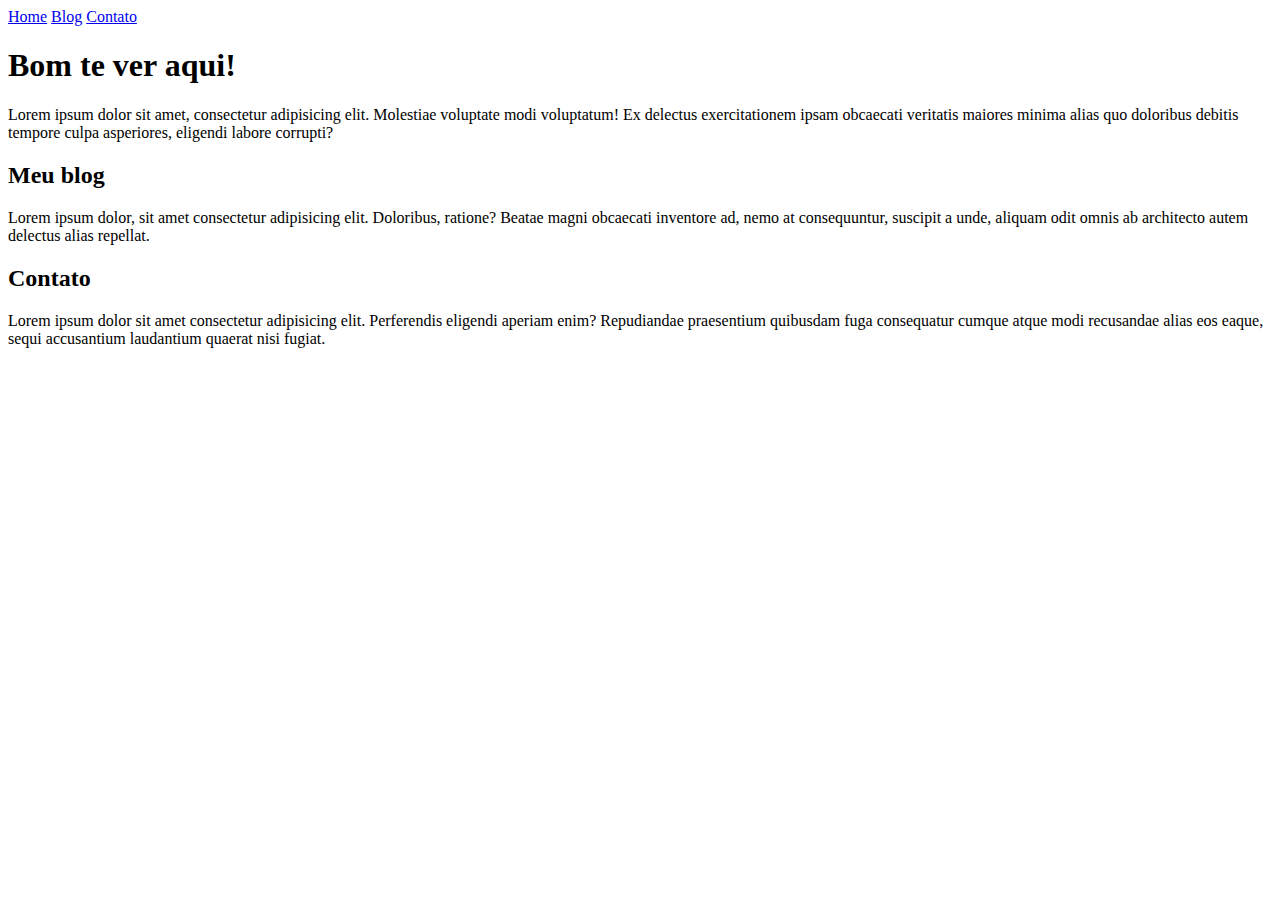
<file: html-estudo/index.html>
<!DOCTYPE html>
<html lang="pt-br">
<head>
    <meta charset="UTF-8">
    <meta name="viewport" content="width=device-width, initial-scale=1.0">
    <title>Meu site</title>
</head>
<body>  
    <nav>
        <a href="#home">Home</a>
        <a href="#blog">Blog</a>
        <a href="#contato">Contato</a>
    </nav>
    <main>
        <section id="home">
            <h1>Bom te ver aqui!</h1>
            <p>Lorem ipsum dolor sit amet, consectetur adipisicing elit. Molestiae voluptate modi voluptatum! Ex delectus exercitationem ipsam obcaecati veritatis maiores minima alias quo doloribus debitis tempore culpa asperiores, eligendi labore corrupti?</p>
        </section>
        <section id="blog">
             <h2>Meu blog</h2>
             <p>Lorem ipsum dolor, sit amet consectetur adipisicing elit. Doloribus, ratione? Beatae magni obcaecati inventore ad, nemo at consequuntur, suscipit a unde, aliquam odit omnis ab architecto autem delectus alias repellat.</p>
        </section>
        <section id="contato">
            <h2>Contato</h2>
            <p>Lorem ipsum dolor sit amet consectetur adipisicing elit. Perferendis eligendi aperiam enim? Repudiandae praesentium quibusdam fuga consequatur cumque atque modi recusandae alias eos eaque, sequi accusantium laudantium quaerat nisi fugiat.</p>
        </section>
    </main>
</body>
</html>
</file>
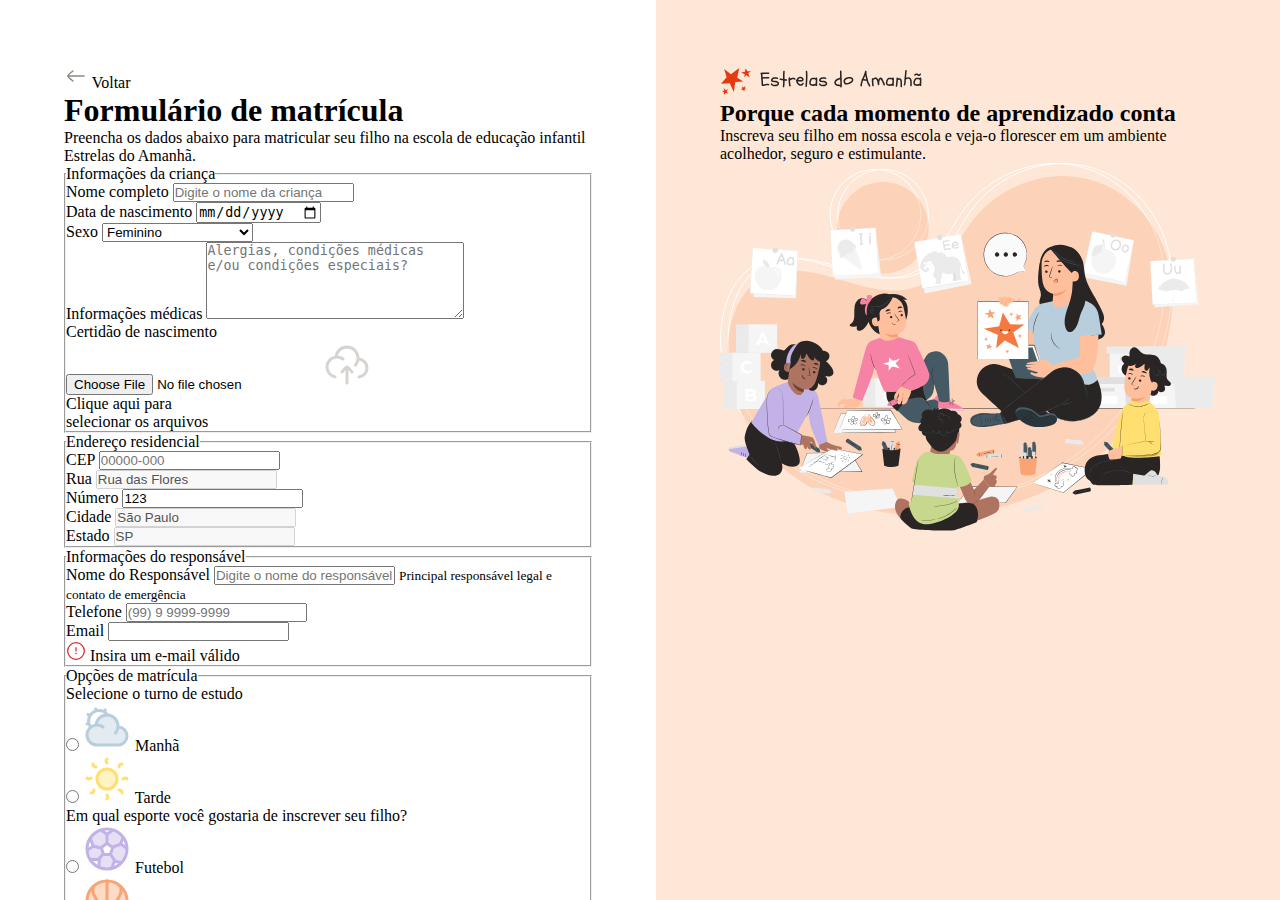
<file: estudo-front/site-formularios/index.html>
<!DOCTYPE html>
<html lang="pt-BR">
<head>
    <link rel="preconnect" href="https://fonts.googleapis.com">
    <link rel="preconnect" href="https://fonts.gstatic.com" crossorigin>

    <meta charset="UTF-8">
    <meta name="viewport" content="width=device-width, initial-scale=1.0">
    <title>Estrelas do Amanhã</title>
    <link rel="shortcut icon" href="assets/Icons/Frame 48095957.svg" type="image/x-icon">
    <link rel="stylesheet" href="styles/index.css">

    <link href="https://fonts.googleapis.com/css2?family=Poppins:ital,wght@0,100;0,200;0,300;0,400;0,500;0,600;0,700;0,800;0,900;1,100;1,200;1,300;1,400;1,500;1,600;1,700;1,800;1,900&display=swap" rel="stylesheet">
</head>
<body>
    <div id="app">
        <main>
            <div class="main-container">
                <div class="back">
                    <img src="assets/Icons/arrow-left-02.svg" alt="Ícone de voltar">
                    <span>Voltar</span>
                </div>

                <h1>Formulário de matrícula</h1>
                <p>Preencha os dados abaixo para matricular seu filho na escola de educação infantil Estrelas do Amanhã.</p>
                <form method="post" mehenctype="multipart/form-data">
                    <fieldset class="child-info">
                        <legend>Informações da criança</legend>

                        <div class="input-wrapper">
                            <label for="fullname">Nome completo</label>
                            <input id="fullname" name="fullname" type="text" placeholder="Digite o nome da criança">
                        </div>

                        <div class="input-wrapper">
                            <label for="birth">Data de nascimento</label>
                            <input id="birth" name="birth" type="date">
                        </div>

                        <div class="select-wrapper">
                            <label for="gender">Sexo</label>
                            <select name="gender" id="gender">
                                <option value="female">Feminino</option>
                                <option value="male">Masculino</option>
                                <option value="na">Prefiro não responder</option>
                            </select>
                        </div>

                        <div class="textarea-wrapper">
                            <label for="medical-info">Informações médicas</label>
                            <textarea name="medical-info" id="medical-info" cols="30" rows="5" placeholder="Alergias, condições médicas e/ou condições especiais?"></textarea>
                        </div>

                        <div class="droparea-wrapper">
                            <label for="birth-file">Certidão de nascimento</label>

                            <div class="dropzone">
                                <input type="file" id="birth-file" name="birth-file">
                                <svg width="48" height="48" viewBox="0 0 48 48" fill="none" xmlns="http://www.w3.org/2000/svg">
                                    <path d="M34.9552 18.0221C34.97 18.022 34.985 18.022 35 18.022C39.9706 18.022 44 22.0588 44 27.0386C44 31.6796 40.5 35.5016 36 36M34.9552 18.0221C34.9848 17.6921 35 17.3579 35 17.0202C35 10.9339 30.0752 6 24 6C18.2465 6 13.5247 10.4253 13.0408 16.0638M34.9552 18.0221C34.7506 20.2952 33.8572 22.3692 32.4856 24.033M13.0408 16.0638C7.96796 16.5475 4 20.8278 4 26.0366C4 30.8834 7.43552 34.9264 12 35.8546M13.0408 16.0638C13.3565 16.0337 13.6765 16.0183 14 16.0183C16.2516 16.0183 18.3295 16.7639 20.001 18.022" stroke="#D6D3D1" stroke-width="3" stroke-linecap="round" stroke-linejoin="round"/>
                                    <path d="M24 26V42M24 26C22.5996 26 19.9831 29.9886 19 31M24 26C25.4004 26 28.017 29.9886 29 31" stroke="#D6D3D1" stroke-width="3" stroke-linecap="round" stroke-linejoin="round"/>
                                </svg>
                                <p>Clique aqui para <br> selecionar os arquivos</p>
                            </div>
                        </div>

                    </fieldset>

                    <fieldset class="address">
                        <legend>Endereço residencial</legend>

                        <div class="input-wrapper">
                            <label for="cep">CEP</label>
                            <input type="text" id="cep" name="cep" placeholder="00000-000">
                        </div>

                        <div class="flex">
                            <div class="input-wrapper flex-2">
                                <label for="street">Rua</label>
                                <input type="text" id="street" name="street" value="Rua das Flores" disabled>                        
                            </div>

                            <div class="input-wrapper flex-1">
                                <label for="number">Número</label>
                                <input type="number" id="number" name="number" value="123">           
                            </div>
                        </div>

                        <div class="flex">
                            <div class="input-wrapper flex-2">
                                <label for="city">Cidade</label>
                                <input type="text" id="city" name="city" value="São Paulo" disabled>                        
                            </div>

                            <div class="input-wrapper flex-1">
                                <label for="state">Estado</label>
                                <input type="text" id="state" name="state" value="SP" disabled>
                            </div>
                        </div>
                    </fieldset>

                    <fieldset class="gardian">
                        <legend>Informações do responsável</legend>

                        <div class="input-wrapper">
                            <labbel for="gardian">Nome do Responsável</labbel>
                            <input type="text" id="gardian" name="gardian" placeholder="Digite o nome do responsável">
                            <small>Principal responsável legal e contato de emergência</small>
                        </div>

                        <div class="input-wrapper">
                            <label for="phone">Telefone</label>
                            <input type="tel" id="phone" name="phone" placeholder="(99) 9 9999-9999">
                        </div>

                        <div class="input-wrapper">
                            <label for="mail">Email</label>
                            <input type="email" id="mail" name="mail" required>
                            <div class="error">
                                <img src="assets/Icons/alert-circle.svg" alt="Ícone de alerta">
                                <span>Insira um e-mail válido</span>
                            </div>
                        </div>
                    </fieldset>

                    <fieldset class="enroll-options">
                        <legend>Opções de matrícula</legend>

                        <div class="input-wrapper">
                            <label for="">Selecione o turno de estudo</label>
                            <div class="radio-wrapper">
                                <div class="radio-inner">
                                    <div class="radio-image"></div>
                                    <input type="radio" name="study-shift" id="morning" value="morning">
                                    <img src="assets/Icons/sun-cloud-02.svg" alt="Ícone de sol com nuvens">
                                    <label for="morning">Manhã</label>
                                </div>

                                <div class="radio-inner">
                                    <div class="radio-image"></div>
                                    <input type="radio" name="study-shift" id="evening" value="evening">
                                    <img src="assets/Icons/sun-02.svg" alt="Ícone de sol">
                                    <label for="evening">Tarde</label>
                                </div>
                            </div>
                        </div>

                        <div class="input-wrapper">
                            <label>Em qual esporte você gostaria de inscrever seu filho?</label>

                            <div class="radio-wrapper">
                                <div class="radio-inner">
                                    <div class="radio-image"></div>
                                    <input type="radio" name="sport" id="football">
                                    <img src="assets/Icons/football.svg" alt="Bola de futebol">
                                    <label for="football">Futebol</label>
                                </div>

                                <div class="radio-inner">
                                    <div class="radio-image"></div>
                                    <input type="radio" name="sport" id="basketball">
                                    <img src="assets/Icons/basketball-02.svg" alt="Bola de basquete">
                                    <label for="basketball">Basquete</label>
                                </div>

                                <div class="radio-inner">
                                    <div class="radio-image"></div>
                                    <input type="radio" name="sport" id="swimming">
                                    <img src="assets/Icons/swimming.svg" alt="Pessoa nadando">
                                    <label for="swimming">Natação</label>
                                </div>

                                <div class="radio-inner">
                                    <div class="radio-image"></div>
                                    <input type="radio" name="sport" id="yoga">
                                    <img src="assets/Icons/yoga-02.svg" alt="Pessoa praticando yoga">
                                    <label for="yoga">Yoga</label>
                                </div>

                                <div class="radio-inner">
                                    <div class="radio-image"></div>
                                    <input type="radio" name="sport" id="volleyball">
                                    <img src="assets/Icons/volleyball.svg" alt="Bola de volei">
                                    <label for="volleyball">Volley</label>
                                </div>

                                <div class="radio-inner">
                                    <div class="radio-image"></div>
                                    <input type="radio" name="sport" id="boxe">
                                    <img src="assets/Icons/boxing-glove-01.svg" alt="Luva de boxe">
                                    <label for="boxe">Boxe</label>
                                </div>
                            </div>
                        </div>
                    </fieldset>

                    <div class="terms-wrapper input-wrapper checkbox-wrapper">
                        <div class="checkbox-image"></div>
                        <input type="checkbox" name="terms" id="terms">
                        <label for="terms">Declaro que li e concordo com os <strong>Termos e Condições</strong> e com a <strong>Política de Privacidade </strong> da escola Estrela do Amanhã. </label>
                    </div>

                    <div class="action-wrapper">
                        <button class="btn-secondary" type="button">
                            Salvar respostas
                        </button>

                        <button class="btn-primary" type="submit">
                            Fazer matrícula
                        </button>
                    </div>
                </form>
            </div>
        </main>
        <aside>
            <div class="aside-container">
                <header>
                    <img src="assets/logo.svg" alt="Logo da Estrela do Amanhã">
                    <h2>Porque cada momento de <span>aprendizado</span> conta</h2>
                    <p>Inscreva seu filho em nossa escola e veja-o florescer em um ambiente acolhedor, seguro e estimulante.</p>
                </header>
                
                <img src="assets/Illustration.svg" alt="Alunos prestando atenção na professora">
            </div>
        </aside>
    </div>
</body>
</html>
</file>
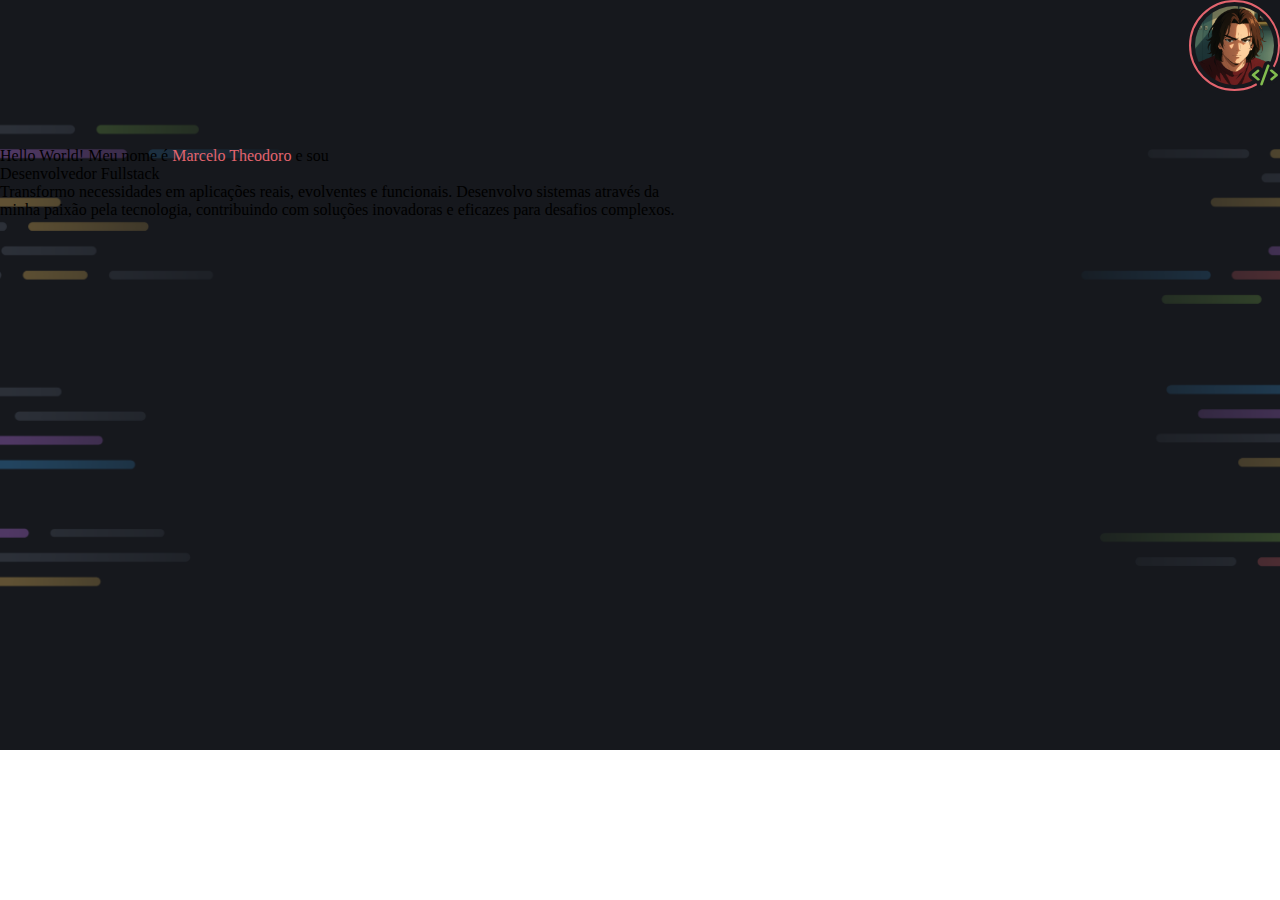
<file: estudo-front/site-portifolio/index.html>
<!DOCTYPE html>
<html lang="pt-br">
<head>
    <link rel="preconnect" href="https://fonts.googleapis.com">
    <link rel="preconnect" href="https://fonts.gstatic.com" crossorigin>

    <meta charset="UTF-8">
    <meta name="viewport" content="width=device-width, initial-scale=1.0">
    <title>Marcelo Theodoro</title>
    <link rel="stylesheet" href="styles/index.css">

    <link href="https://fonts.googleapis.com/css2?family=Asap:ital,wght@0,100..900;1,100..900&family=Inconsolata:wght@200..900&family=Maven+Pro:wght@400..900&display=swap" rel="stylesheet">
</head>
<body>
    <header class="flex-column">

        <nav id="foto" class="flex">
            <img src="assets/photo.png" alt="foto de perfil">
            <img src="assets/icons/Vector.svg" alt="simbolos de código">
        </nav>

        <nav id="info" class="flex-column">
            <p class="subtitle-intro">Hello World! Meu nome é <span class="red">Marcelo Theodoro </span> e sou</p>
            <h1 class="h1-intro">Desenvolvedor Fullstack</h1>
            <p class="text-sm-intro">Transformo necessidades em aplicações reais, evolventes e funcionais. Desenvolvo sistemas através da <br> minha paixão pela tecnologia, contribuindo com soluções inovadoras e eficazes para desafios complexos.
            </p>
        </nav>

    </header>
</body>
</html>
</file>
<file: estudo-front/site-formularios/styles/index.css>
@import url(global.css);
@import url(layout.css);
</file>
<file: estudo-front/site-portifolio/styles/index.css>
@import url(global.css);
@import url(utility.css);
@import url(header.css);
@import url(main.css);
@import url(footer.css);
</file>
